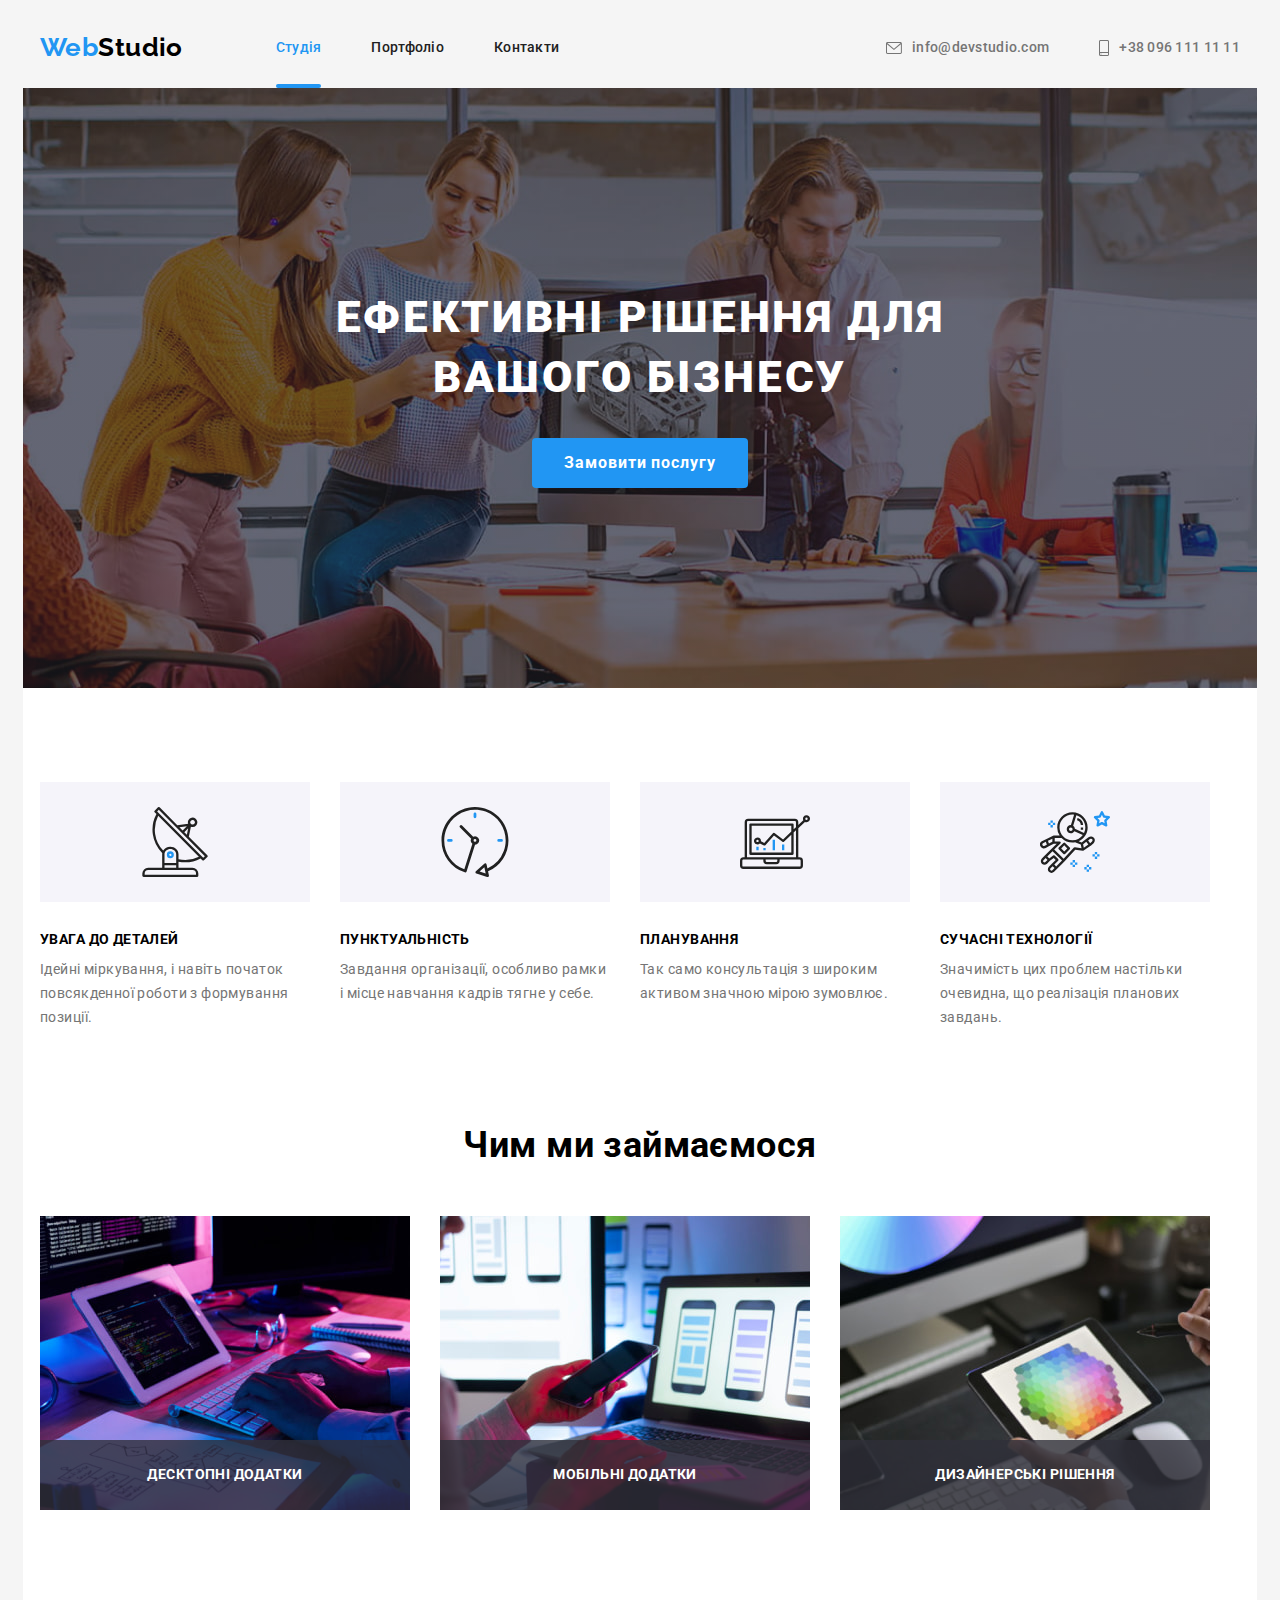
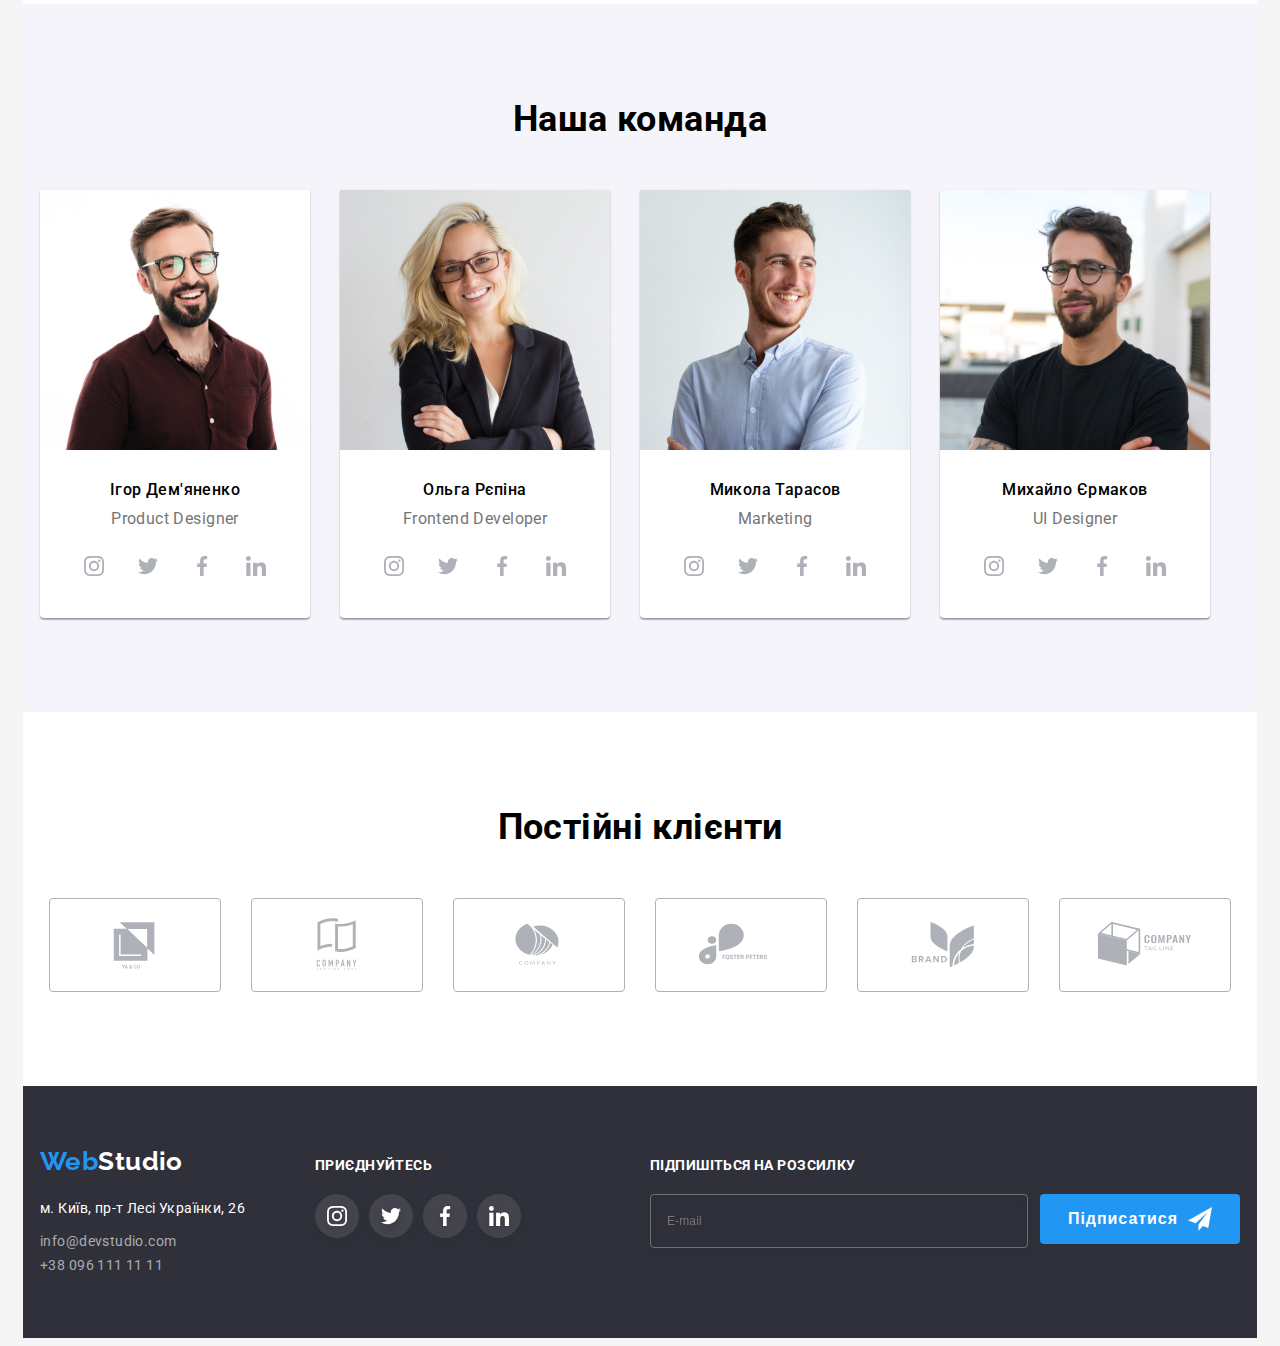
<file: index.html>
<!DOCTYPE html>
<html lang="uk">
<head>
    <meta charset="UTF-8">
    <meta http-equiv="X-UA-Compatible" content="IE=edge">
    <meta name="viewport" content="width=device-width, initial-scale=1.0">
    <title>WebStudio</title>
    <link rel="preconnect" href="https://fonts.googleapis.com">
    <link rel="preconnect" href="https://fonts.gstatic.com" crossorigin>
    
    <link
        rel="stylesheet"
        href="https://cdnjs.cloudflare.com/ajax/libs/modern-normalize/1.1.0/modern-normalize.min.css"
        integrity="sha512-wpPYUAdjBVSE4KJnH1VR1HeZfpl1ub8YT/NKx4PuQ5NmX2tKuGu6U/JRp5y+Y8XG2tV+wKQpNHVUX03MfMFn9Q=="
        crossorigin="anonymous"
        referrerpolicy="no-referrer"
    />
    <link href="https://fonts.googleapis.com/css2?family=Raleway:wght@700&family=Roboto:wght@400;500;700;900&display=swap"
        rel="stylesheet">
    <link rel="stylesheet" href="./css/main.min.css">
    
</head>
<body class="page">
    <header class="header-page">
        <div class="container header__container">
            <nav class="site-nav">            
            <a class="logo link" href="/">Web<span class="site-logo link">Studio</span></a>
            <ul class="nav__list list">
                <li class="list-item header__item"><a class="nav__link active link current" href="./main.html">Студія</a></li>
                <li class="list-item header__item"><a class="nav__link link" href="./portfolio.html">Портфоліо</a></li>
                <li class="list-item header__item"><a class="nav__link link" href="">Контакти</a></li>            
            </ul>
        </nav>

            <ul class="header__group list">
                <li class="list-item"><a class="link__contact link" href="mailto:info@devstudio.com">
                    <svg class="link-address" width="16" height="12">
                    <use href="./images/icons.svg#icon-mail"></use>
                </svg>info@devstudio.com</a></li>
                <li class="list-item"><a class="link__contact link" href="tel:+380961111111">
                    <svg class="link-address" width="10" height="16">
                    <use href="./images/icons.svg#icon-tel"></use>
                </svg>+38 096 111 11 11</a></li>
            </ul>
        </div>          
    </header>

    <main>
        <section class="hero">
            <div class="container hero__container">
            <h1 class="main-title">Ефективні рішення для вашого бізнесу</h1>
            <button class="hero__btn hero__btn--active" type="button" data-modal-open>Замовити послугу</button>
            </div>
        </section>
        
        <section class="features section">
            <div class="container">
            <h2 hidden>Особливості</h2>
            <ul class="list features__list">
                <li class="list-item features__item">
                    <div class="features__icon-block"><svg class="features__icon" width="70" height="70">
                        <use href="./images/icons.svg#icon-antenna"></use>
                    </svg></div>                
                    <h3 class="features__subtitle">УВАГА ДО ДЕТАЛЕЙ</h3>
                    <p class="features__desk">Ідейні міркування, і навіть початок повсякденної роботи з формування позиції.</p>
                </li>
                <li class="list-item features__item">
                    <div class="features__icon-block"><svg class="features__icon" width="70" height="70">
                        <use href="./images/icons.svg#icon-clock"></use>
                    </svg></div>
                    <h3 class="features__subtitle">ПУНКТУАЛЬНІСТЬ</h3>
                    <p class="features__desk">Завдання організації, особливо рамки і місце навчання кадрів тягне у себе.</p>
                </li>
                <li class="list-item features__item">
                    <div class="features__icon-block"><svg class="features__icon" width="70" height="70">
                        <use href="./images/icons.svg#icon-diagram"></use>
                    </svg></div>
                    <h3 class="features__subtitle">ПЛАНУВАННЯ</h3>
                    <p class="features__desk">Так само консультація з широким активом значною мірою зумовлює.</p>
                </li>
                <li class="list-item features__item">
                    <div class="features__icon-block"><svg class="features__icon" width="70" height="70">
                        <use href="./images/icons.svg#icon-astronaut"></use>
                    </svg></div>
                    <h3 class="features__subtitle">СУЧАСНІ ТЕХНОЛОГІЇ</h3>
                    <p class="features__desk">Значимість цих проблем настільки очевидна, що реалізація планових завдань.</p>
                </li>
            </ul>
        </div>
        </section>
        
        <section class="services section">
            <div class="container">
            <h2 class="section-title">Чим ми займаємося</h2>
            <ul class="list services__list">
                <li class="list-item services__item">
                    <div class="services__card">
                        <img class="img" src="./images/box1.jpg" alt="Верстка" width="370" height="294">
                        <p class="services__description">Десктопні додатки</p>
                    </div>
                </li>
                <li class="list-item services__item">
                    <div class="services__card">
                        <img class="img" src="./images/box2.jpg" alt="Створення мобільних додатків" width="370" height="294">
                        <p class="services__description">Мобільні додатки</p>
                    </div>
                </li>
                <li class="list-item services__item">
                    <div class="services__card">
                        <img class="img" src="./images/box3.jpg" alt="Створення ігр" width="370" height="294">
                        <p class="services__description">Дизайнерські рішення</p>
                    </div>
                </li>
            </ul>
        </div>
        </section>
        
        <section class="team section">
            <div class="container"><h2 class="section-title">Наша команда</h2>
            <ul class="list team__list">
                <li class="team__item">
                    <img class="img" src="./images/photo1.jpg" alt="Product Designer Photo" width="270" height="260">
                    <div class="card">
                        <h3 class="team__name">Ігор Дем'яненко</h3>
                        <p class="team__position">Product Designer</p>
                        <ul class="list socials">
                            <li class="list-item socials-item">
                                <a class="social-links"
                                    href="https://instagram.com"
                                    target="_blank"
                                    rel="noopener noreferrer"
                                    aria-label="Instagram"><svg class="socials-icon" width="20" height="20">
                                        <use href="./images/icons.svg#icon-instagram"></use>
                                    </svg>
                                </a>
                            </li>
                            <li class="list-item socials-item">
                                <a class="social-links"
                                    href="https://twitter.com"
                                    target="_blank"
                                    rel="noopener noreferrer"
                                    aria-label="Twitter"><svg class="socials-icon" width="20" height="20">
                                        <use href="./images/icons.svg#icon-twitter"></use>
                                    </svg>
                                </a>
                            </li>
                            <li class="list-item socials-item">
                                <a class="social-links"
                                    href="https://facebook.com"
                                    target="_blank"
                                    rel="noopener noreferrer"
                                    aria-label="Facebook"><svg class="socials-icon" width="20" height="20">
                                        <use href="./images/icons.svg#icon-facebook"></use>
                                    </svg>
                                </a>
                            </li>
                            <li class="list-item socials-item">
                                <a class="social-links"
                                    href="https://linkedin.com"
                                    target="_blank"
                                    rel="noopener noreferrer"
                                    aria-label="Linkedin"><svg class="socials-icon" width="20" height="20">
                                        <use href="./images/icons.svg#icon-linkedin"></use>
                                    </svg>
                                </a>
                            </li>
                        </ul>
                    </div>
                </li>
                <li class="team__item socials-item">
                    <img class="img" src="./images/photo2.jpg" alt="Frontend Developer Photo" width="270" height="260">
                    <div class="card">
                        <h3 class="team__name">Ольга Рєпіна</h3>
                        <p class="team__position">Frontend Developer</p>
                        <ul class="list socials">
                            <li class="list-item">
                                <a class="social-links"
                                    href="https://instagram.com"
                                    target="_blank"
                                    rel="noopener noreferrer"
                                    aria-label="Instagram"><svg class="socials-icon" width="20" height="20">
                                        <use href="./images/icons.svg#icon-instagram"></use>
                                    </svg>
                                </a>
                            </li>
                            <li class="list-item socials-item">
                                <a class="social-links"
                                    href="https://twitter.com"
                                    target="_blank"
                                    rel="noopener noreferrer"
                                    aria-label="Twitter"><svg class="socials-icon" width="20" height="20">
                                        <use href="./images/icons.svg#icon-twitter"></use>
                                    </svg>
                                </a>
                            </li>
                            <li class="list-item socials-item">
                                <a class="social-links"
                                    href="https://facebook.com"
                                    target="_blank"
                                    rel="noopener noreferrer"
                                    aria-label="Facebook"><svg class="socials-icon" width="20" height="20">
                                        <use href="./images/icons.svg#icon-facebook"></use>
                                    </svg>
                                </a>
                            </li>
                            <li class="list-item socials-item">
                                <a class="social-links"
                                    href="https://linkedin.com"
                                    target="_blank"
                                    rel="noopener noreferrer"
                                    aria-label="Linkedin"><svg class="socials-icon" width="20" height="20">
                                        <use href="./images/icons.svg#icon-linkedin"></use>
                                    </svg>
                                </a>
                            </li>
                        </ul>
                        
                    </div>
                </li>
                <li class="team__item socials-item">
                    <img class="img" src="./images/photo3.jpg" alt="Marketing Photo" width="270" height="260">
                    <div class="card">
                        <h3 class="team__name">Микола Тарасов</h3>
                        <p class="team__position">Marketing</p>
                        <ul class="list socials">
                            <li class="list-item">
                                <a class="social-links"
                                    href="https://instagram.com"
                                    target="_blank"
                                    rel="noopener noreferrer"
                                    aria-label="Instagram"><svg class="socials-icon" width="20" height="20">
                                        <use href="./images/icons.svg#icon-instagram"></use>
                                    </svg>
                                </a>
                            </li>
                            <li class="list-item socials-item">
                                <a class="social-links"
                                    href="https://twitter.com"
                                    target="_blank"
                                    rel="noopener noreferrer"
                                    aria-label="Twitter"><svg class="socials-icon" width="20" height="20">
                                        <use href="./images/icons.svg#icon-twitter"></use>
                                    </svg>
                                </a>
                            </li>
                            <li class="list-item socials-item">
                                <a class="social-links"
                                    href="https://facebook.com"
                                    target="_blank"
                                    rel="noopener noreferrer"
                                    aria-label="Facebook"><svg class="socials-icon" width="20" height="20">
                                        <use href="./images/icons.svg#icon-facebook"></use>
                                    </svg>
                                </a>
                            </li>
                            <li class="list-item socials-item">
                                <a class="social-links"
                                    href="https://linkedin.com"
                                    target="_blank"
                                    rel="noopener noreferrer"
                                    aria-label="Linkedin"><svg class="socials-icon" width="20" height="20">
                                        <use href="./images/icons.svg#icon-linkedin"></use>
                                    </svg>
                                </a>
                            </li>
                        </ul>
                    </div>
                </li>
                <li class="team__item socials-item">
                    <img class="img" src="./images/photo4.jpg" alt="UI Designer Photo" width="270" height="260">
                    <div class="card">
                        <h3 class="team__name">Михайло Єрмаков</h3>
                        <p class="team__position">UI Designer</p>
                        <ul class="list socials">
                            <li class="list-item">
                                <a class="social-links"
                                    href="https://instagram.com"
                                    target="_blank"
                                    rel="noopener noreferrer"
                                    aria-label="Instagram"><svg class="socials-icon" width="20" height="20">
                                        <use href="./images/icons.svg#icon-instagram"></use>
                                    </svg>
                                </a>
                            </li>
                            <li class="list-item socials-item">
                                <a class="social-links"
                                    href="https://twitter.com"
                                    target="_blank"
                                    rel="noopener noreferrer"
                                    aria-label="Twitter"><svg class="socials-icon" width="20" height="20">
                                        <use href="./images/icons.svg#icon-twitter"></use>
                                    </svg>
                                </a>
                            </li>
                            <li class="list-item socials-item">
                                <a class="social-links"
                                    href="https://facebook.com"
                                    target="_blank"
                                    rel="noopener noreferrer"
                                    aria-label="Facebook"><svg class="socials-icon" width="20" height="20">
                                        <use href="./images/icons.svg#icon-facebook"></use>
                                    </svg>
                                </a>
                            </li>
                            <li class="list-item socials-item">
                                <a class="social-links"
                                    href="https://linkedin.com"
                                    target="_blank"
                                    rel="noopener noreferrer"
                                    aria-label="Linkedin"><svg class="socials-icon" width="20" height="20">
                                        <use href="./images/icons.svg#icon-linkedin"></use>
                                    </svg>
                                </a>
                            </li>
                        </ul>
                    </div>
                </li>
            </ul>
        </div>
        </section>

        <section class="section clients">
            <div class="container">
                <h2 class="section-title">Постійні клієнти</h2>
                <ul class="list clients__list">
                    <li class="list-item clients__item">
                        <div class="clients-block"><a class="clients__link link" href="">
                            <svg class="clients__icon" width="106" height="60"><use href="./images/icons.svg#icon-Logo"></use></svg>
                        </a></div>
                    </li>
                    <li class="list-item clients__item">
                        <div class="clients-block"><a class="clients__link link" href="">
                            <svg class="clients__icon" width="106" height="60"><use href="./images/icons.svg#icon-Logo-1"></use></svg>
                        </a></div>
                    </li>
                    <li class="list-item clients__item">
                        <div class="clients-block"><a class="clients__link link" href="">
                            <svg class="clients__icon" width="106" height="60"><use href="./images/icons.svg#icon-Logo-2"></use></svg>
                        </a></div>
                    </li>
                    <li class="list-item clients__item">
                        <div class="clients-block"><a class="clients__link link" href="">
                            <svg class="clients__icon" width="106" height="60"><use href="./images/icons.svg#icon-Logo-3"></use></svg>
                        </a></div>
                    </li>
                    <li class="list-item clients__item">
                        <div class="clients-block"><a class="clients__link link" href="">
                            <svg class="clients__icon" width="106" height="60"><use href="./images/icons.svg#icon-Logo-4"></use></svg>
                        </a></div>
                    </li>
                    <li class="list-item clients__item">
                        <div class="clients-block"><a class="clients__link link" href="">
                            <svg class="clients__icon" width="106" height="60"><use href="./images/icons.svg#icon-Logo-5"></use></svg>
                        </a></div>
                    </li>
                </ul>

            </div>
        </section>
    </main>
    
    <footer class="footer">        
        <div class="container footer__container">
           <div class="footer_address-block"><a class="logo link footer-logo" href="/">Web<span class="accent link">Studio</span></a>    
            <address class="address-list list">
                <p class="footer__address">м. Київ, пр-т Лесі Українки, 26</p>
                <ul class="contacts-list list">
                    <li class="list-item"><a class="link contacts mail" href="mailto:info@devstudio.com">info@devstudio.com</a></li>
                    <li class="list-item"><a class="link contacts tel" href="tel:+380961111111">+38 096 111 11 11</a></li>
                </ul>                
            </address>
            </div>        
        
        <div class="social-links-block">        
            <p class="social-links-title">приєднуйтесь</p>
            <ul class="list footer__social-links">
                <li class="list-item socials-item">
                    <a class="social-links footer__sl"
                        href="https://instagram.com"
                        target="_blank"
                        rel="noopener noreferrer"
                        aria-label="Instagram"><svg class="socials-icon si-footer" width="20" height="20">
                                        <use href="./images/icons.svg#icon-instagram"></use>
                        </svg>
                    </a>
                </li>
                <li class="list-item socials-item">
                    <a class="social-links footer__sl"
                        href="https://twitter.com"
                        target="_blank"
                        rel="noopener noreferrer"
                        aria-label="Twitter"><svg class="socials-icon si-footer" width="20" height="20">
                                        <use href="./images/icons.svg#icon-twitter"></use>
                        </svg>
                    </a>
                </li>
                <li class="list-item socials-item">
                    <a class="social-links footer__sl"
                        href="https://facebook.com"
                        target="_blank"
                        rel="noopener noreferrer"
                        aria-label="Facebook"><svg class="socials-icon si-footer" width="20" height="20">
                                        <use href="./images/icons.svg#icon-facebook"></use>
                        </svg>
                    </a>
                </li>
                <li class="list-item socials-item">
                    <a class="social-links footer__sl"
                        href="https://linkedin.com"
                        target="_blank"
                        rel="noopener noreferrer"
                        aria-label="Linkedin"><svg class="socials-icon si-footer" width="20" height="20">
                                        <use href="./images/icons.svg#icon-linkedin"></use>
                        </svg>
                    </a>
                </li></ul>            
    </div>
    
        <form class="footer__send-mail">
            <strong class="footer__title">Підпишіться на розсилку</strong>
            <div class="footer__send-block">
            <label for="mail-footer">            
                <input  class="footer__input" type="text" placeholder="E-mail" name="mail-footer" id="mail-footer">
            </label>
            <button class="footer__btn" type="submit">
            Підписатися
            <svg class="footer__send" width="24" height="24">
                <use href="./images/icons.svg#icon-icon-send"></use>
            </svg>
            </button>
            </div>
        </form>        
        </div>
    </footer>

    <!-- MODAL WINDOW -->
    <div class="backdrop is-hidden" data-modal>
        <div class="modal">
            <button class="modal__btn" type="button" data-modal-close>
                <svg class="modal__close-btn" width="18" height="18">
                    <use href="./images/icons.svg#icon-close-black-18dp-2-1"></use>
                </svg>
            </button>
            <form class="register-form" name="register-form" autocomplete="off">
                <strong class="register-form__title">Залиште свої дані, ми вам передзвонимо</strong>
                <div class="register-form__group" role="group">
                    <label class="register-form__field" for="user-name"><span class="register-form__label">Ім'я</span>
                        <input class="register-form__input"
                         type="text" id="user-name" name="user-name"
                         required minlength="3">
                        <svg class="register-form__icon" width="18" height="18">
                            <use href="./images/icons.svg#icon-person-black-18dp">
                            </use>
                        </svg>
                    </label>
                
                    <label class="register-form__field" for="user-tel"><span class="register-form__label">Телефон</span>
                        <input class="register-form__input" 
                        type="text" 
                        id="user-tel" name="user-tel"                    
                        required>
                        <svg class="register-form__icon" width="18" height="18">
                            <use href="./images/icons.svg#icon-phone-black-18dp">
                            </use>
                        </svg>
                    </label>
                    
                
                    <label class="register-form__field" for="user-mail"><span class="register-form__label">Пошта</span>
                        <input class="register-form__input" type="text" id="user-mail" name="user-mail" required>
                        <svg class="register-form__icon" width="18" height="18">
                            <use href="./images/icons.svg#icon-email-black-18dp">
                            </use>
                        </svg>
                    </label>
                
                    <label class="register-form__field" for="user-comment">
                        <span class="register-form__heading">Коментар</span>
                        <textarea class="register-form__message" id="user-comment" name="user-comment" rows="5" placeholder="Введіть текст"></textarea>
                    </label>
                </div>

                <label class="register-form__agreement" for="user-agreement">
                    <input class="register-form__checkbox visually-hidden" type="checkbox" id="user-agreement" name="user-agreement" required>
                    <svg class="register-form__icons" width="16" height="15">
                        <use class="icon-checked" href="./images/icons.svg#icon-icon-check-1"></use>
                        <use class="icon-unchecked" href="./images/icons.svg#icon-check"></use>
                    </svg>
                    <span class="register-form__desc">Погоджуюся з розсилкою та приймаю <a class="register-form__link" href="">Умови договору</a></span>
                </label>
                
                <button class="register-form__btn " type="submit">Відправити</button>
                
            </form>
        
        </div>
    </div>

    <script src="./js/modal.js"></script>
</body>
</html>
</file>
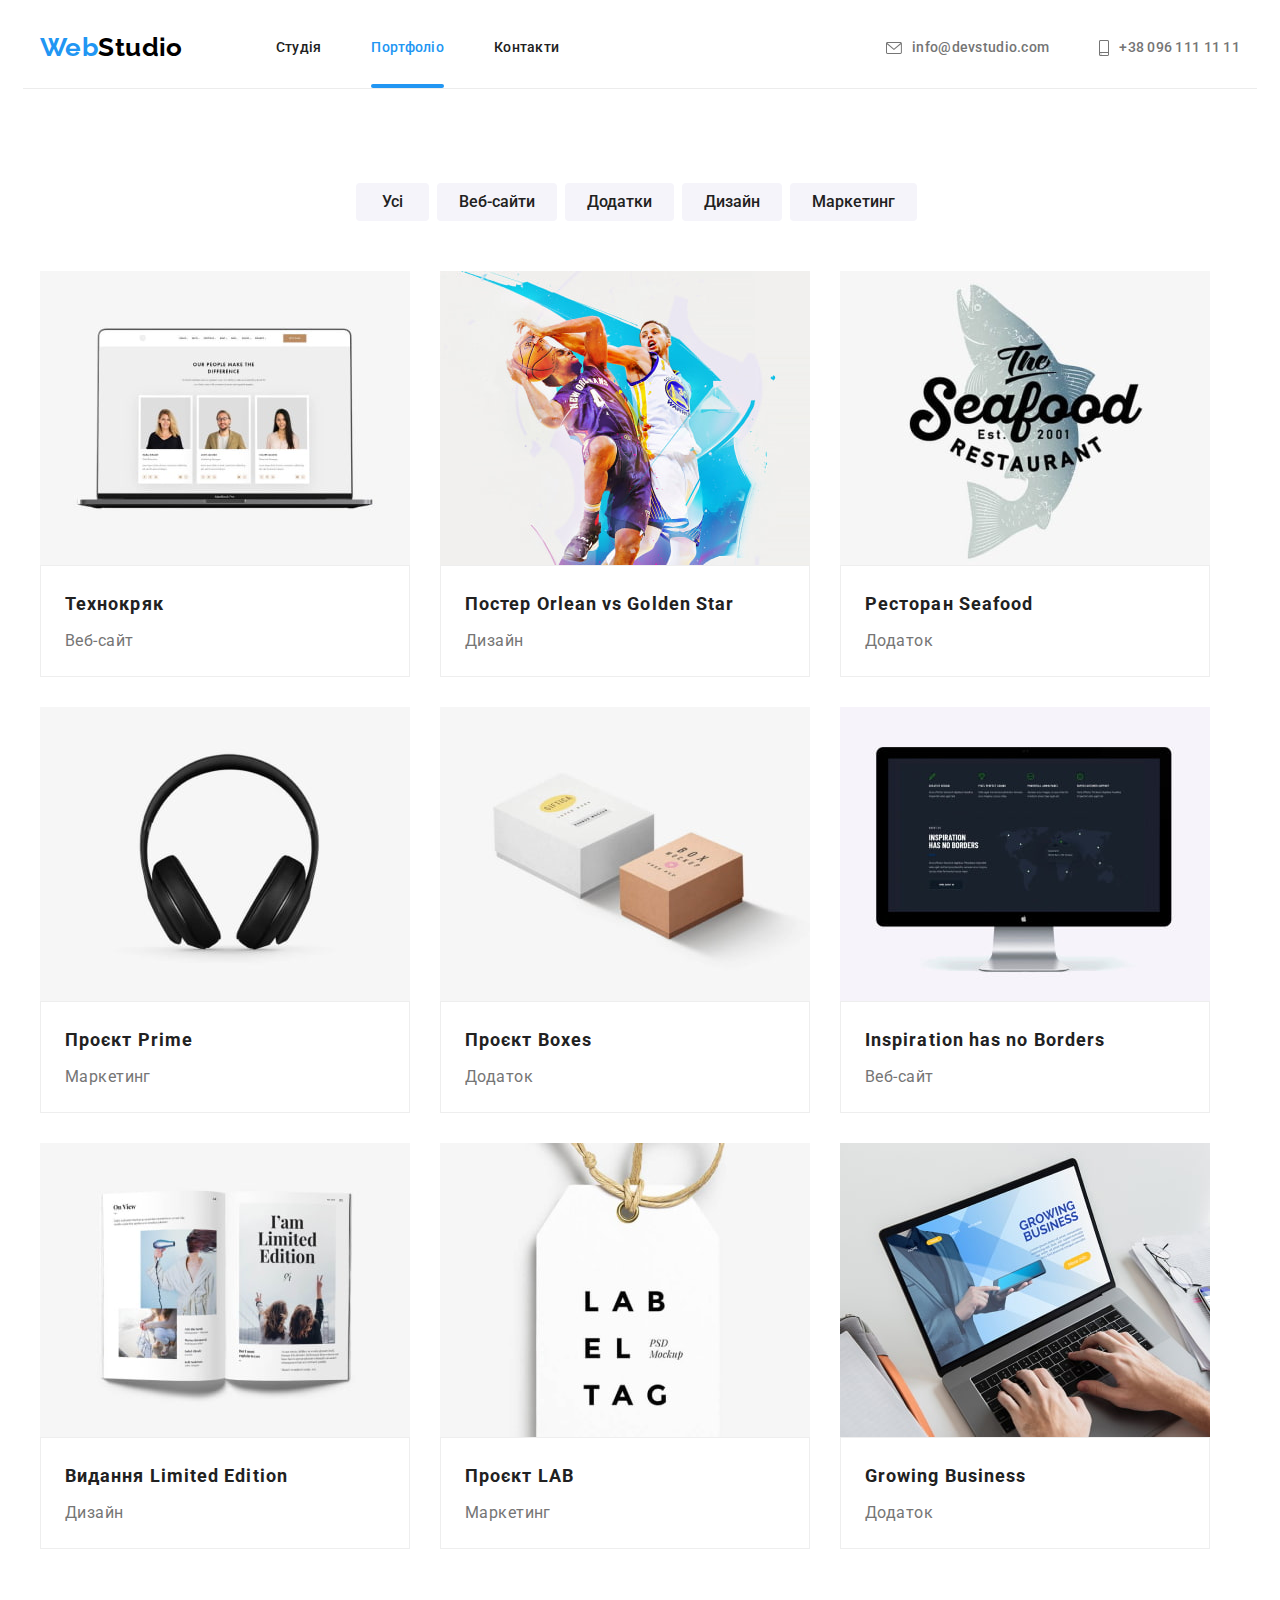
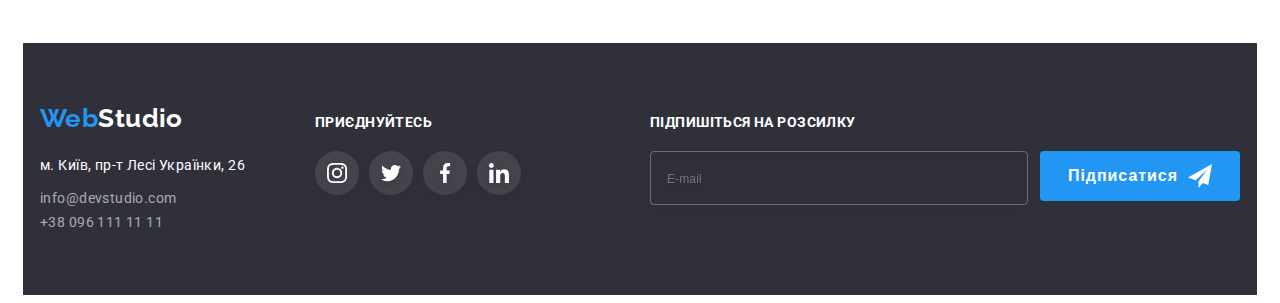
<file: portfolio.html>
<!DOCTYPE html>
<html lang="uk">
<head>
    <meta charset="UTF-8">
    <meta http-equiv="X-UA-Compatible" content="IE=edge">
    <meta name="viewport" content="width=device-width, initial-scale=1.0">
    <title>WebStudio</title>
    <link rel="preconnect" href="https://fonts.googleapis.com">
    <link rel="preconnect" href="https://fonts.gstatic.com" crossorigin>
    
    <link
        rel="stylesheet"
        href="https://cdnjs.cloudflare.com/ajax/libs/modern-normalize/1.1.0/modern-normalize.min.css"
        integrity="sha512-wpPYUAdjBVSE4KJnH1VR1HeZfpl1ub8YT/NKx4PuQ5NmX2tKuGu6U/JRp5y+Y8XG2tV+wKQpNHVUX03MfMFn9Q=="
        crossorigin="anonymous"
        referrerpolicy="no-referrer"
    />
    <link href="https://fonts.googleapis.com/css2?family=Raleway:wght@700&family=Roboto:wght@400;500;700;900&display=swap"
        rel="stylesheet">
    <link rel="stylesheet" href="./css/main.min.css">
    
</head>
<body class="page page-body">
    <header class="header">
        <div class="container header__container">
            <nav class="site-nav">
            <div class="header-link">
            <a class="logo link" href="/">Web<span class="site-logo link">Studio</span></a></div>
            <ul class="nav__list">
                <li class="list-item header__item"><a class="nav__link link" href="./index.html">Студія</a></li>
                <li class="list-item header__item"><a class="nav__link active link current" href="./portfolio.html">Портфоліо</a></li>
                <li class="list-item header__item"><a class="nav__link link" href="">Контакти</a></li>
            </ul>
        </nav>

            <ul class="header__group list">
                <li class="list-item"><a class="link__contact link" href="mailto:info@devstudio.com">
                    <svg class="link-address" width="16" height="12">
                    <use href="./images/icons.svg#icon-mail"></use>
                </svg>info@devstudio.com</a></li>
                <li class="list-item"><a class="link__contact link" href="tel:+380961111111">
                    <svg class="link-address" width="10" height="16">
                    <use href="./images/icons.svg#icon-tel"></use>
                </svg>+38 096 111 11 11</a></li>
            </ul>
        </div>    
                
    </header>

    <main>
        <section class="projects section">
            <div class="container"><h1 hidden>Проекти</h1>
            <ul class="filters list">
                <li class="list-item"><button class="filters__btn btn-all" type="button">Усі</button> </li>
                <li class="list-item"><button class="filters__btn" type="button">Веб-сайти</button> </li>
                <li class="list-item"><button class="filters__btn" type="button">Додатки</button></li>
                <li class="list-item"><button class="filters__btn" type="button">Дизайн</button></li>
                <li class="list-item"><button class="filters__btn" type="button">Маркетинг</button></li>
            </ul>
            <ul class="works list">
                <li class="work-list">
                    <a class="link portfolio__link" href="">
                    <div class="cards-overlay">                        
                        <img src="./images/tekhnokryak.jpg" alt="Фото монітору с відкритим сайтом" width="370" height="294">
                        <div class="overlay is-hidden"><p class="work-type-description ">Ресурс пропонує комплексні пропозиції з різним рівнем функціоналу та сервісів. Все це дозволить відвідувачу отримати вичерпні відомості про компанію чи приватну особу.</p></div>
                    </div>

                    <div class="portfolio__cards">                
                        <h2 class="project-name">Технокряк</h2>
                        <p class="work-type">Веб-сайт</p>
                    </div>
                    </a>
                </li>
                <li class="work-list">
                    <a class="link portfolio__link" href="">
                        <div class="cards-overlay">                               
                            <img src="./images/poster.jpg" alt="Постер з баскетболістами" width="370" height="294">
                            <div class="overlay is-hidden"><p class="work-type-description">Ресурс пропонує комплексні пропозиції з різним рівнем функціоналу та сервісів. Все це дозволить відвідувачу отримати вичерпні відомості про компанію чи приватну особу.</p></div>
                        </div>

                    <div class="portfolio__cards">
                        <h2 class="project-name">Постер <span lang="en">Orlean vs Golden Star</span></h2>
                        <p class="work-type">Дизайн</p>
                    </div>
                    </a>
                </li>
                <li class="work-list">
                    <a class="link portfolio__link" href="">
                        <div class="cards-overlay">                            
                            <img src="./images/restaurant.jpg" alt="Логотип ресторану" width="370" height="294">
                            <div class="overlay is-hidden"><p class="work-type-description">Ресурс пропонує комплексні пропозиції з різним рівнем функціоналу та сервісів. Все це дозволить відвідувачу отримати вичерпні відомості про компанію чи приватну особу.</p></div>
                        </div>
                    
                    <div class="portfolio__cards">
                        <h2 class="project-name">Ресторан <span lang="en"> Seafood</span></h2>
                        <p class="work-type">Додаток</p>
                    </div>
                </a>
                </li>
                <li class="work-list">
                    <a class="link portfolio__link" href="">
                        <div class="cards-overlay">
                            
                            <img src="./images/prime.jpg" alt="Навушники" width="370" height="294">
                            <div class="overlay is-hidden"><p class="work-type-description">Ресурс пропонує комплексні пропозиції з різним рівнем функціоналу та сервісів. Все це дозволить відвідувачу отримати вичерпні відомості про компанію чи приватну особу.</p></div>
                        </div>
                    <div class="portfolio__cards">
                        <h2 class="project-name">Проєкт <span lang="en">Prime</span></h2>
                        <p class="work-type">Маркетинг</p>
                    </div>
                </a>
                </li>
                <li class="work-list">
                    <a class="link portfolio__link" href="">
                        <div class="cards-overlay">
                            
                            <img src="./images/boxes.jpg" alt="Два бокси" width="370" height="294">
                            <div class="overlay is-hidden"><p class="work-type-description">Ресурс пропонує комплексні пропозиції з різним рівнем функціоналу та сервісів. Все це дозволить відвідувачу отримати вичерпні відомості про компанію чи приватну особу.</p></div>
                        </div>
                    <div class="portfolio__cards">
                        <h2 class="project-name">Проєкт <span lang="en">Boxes</span></h2>
                        <p class="work-type"> Додаток</p>
                    </div>
                </a>
                </li>
                <li class="work-list">
                    <a class="link portfolio__link" href="">
                        <div class="cards-overlay">
                            
                            <img src="./images/inspirations.jpg" alt="Монітор с відкритою головною сторінкою сайту" width="370" height="294">
                            <div class="overlay is-hidden"><p class="work-type-description">Ресурс пропонує комплексні пропозиції з різним рівнем функціоналу та сервісів. Все це дозволить відвідувачу отримати вичерпні відомості про компанію чи приватну особу.</p></div>
                        </div>

                    <div class="portfolio__cards">
                        <h2 class="project-name"><span lang="en">Inspiration has no Borders</span></h2>
                        <p class="work-type">Веб-сайт</p>
                    </div>
                </a>
                </li>
                <li class="work-list">
                    <a class="link portfolio__link" href="">

                        <div class="cards-overlay">
                            
                            <img src="./images/edition.jpg" alt="Розгорнутий журнал" width="370" height="294">
                            <div class="overlay is-hidden"><p class="work-type-description">Ресурс пропонує комплексні пропозиції з різним рівнем функціоналу та сервісів. Все це дозволить відвідувачу отримати вичерпні відомості про компанію чи приватну особу.</p></div>
                        </div>

                        <div class="portfolio__cards">
                            <h2 class="project-name">Видання <span lang="en">Limited Edition</span></h2>
                            <p class="work-type">Дизайн</p>
                        </div>
                    </a>
                </li>
                <li class="work-list">
                    <a class="link portfolio__link" href="">
                        <div class="cards-overlay">
                            
                            <img src="./images/lab.jpg" alt="Бірка з надписом" width="370" height="294">
                            <div class="overlay is-hidden"><p class="work-type-description">Ресурс пропонує комплексні пропозиції з різним рівнем функціоналу та сервісів. Все це дозволить відвідувачу отримати вичерпні відомості про компанію чи приватну особу.</p></div>
                        </div>
                    <div class="portfolio__cards">
                        <h2 class="project-name">Проєкт <span lang="en">LAB</span></h2>
                        <p class="work-type">Маркетинг</p>
                    </div>
                </a>
                </li>
                <li class="work-list">
                    <a class="link portfolio__link" href="">
                        <div class="cards-overlay">
                            
                            <img src="./images/growing.jpg" alt="Зображення телефону на екрані ноутбуку" width="370" height="294">
                            <div class="overlay is-hidden"><p class="work-type-description">Ресурс пропонує комплексні пропозиції з різним рівнем функціоналу та сервісів. Все це дозволить відвідувачу отримати вичерпні відомості про компанію чи приватну особу.</p></div>
                        </div>
                    <div class="portfolio__cards">
                        <h2 class="project-name"><span lang="en">Growing Business</span></h2>
                        <p class="work-type">Додаток</p>
                    </div>
                    </a>
                </li>
            </ul>
        </div>
        </section>
    </main>
    
    <footer class="footer">        
        <div class="container footer__container">
           <div class="footer_address-block"><a class="logo link footer-logo" href="/">Web<span class="accent link">Studio</span></a>    
            <address class="address-list list">
                <p class="footer__address">м. Київ, пр-т Лесі Українки, 26</p>
                <ul class="contacts-list list">
                    <li class="list-item"><a class="link contacts mail" href="mailto:info@devstudio.com">info@devstudio.com</a></li>
                    <li class="list-item"><a class="link contacts tel" href="tel:+380961111111">+38 096 111 11 11</a></li>
                </ul>                
            </address>
            </div>        
        
        <div class="social-links-block">            
            <p class="social-links-title">приєднуйтесь</p>
            <ul class="list footer__social-links">
                <li class="list-item socials-item">
                    <a class="social-links footer__sl"
                        href="https://instagram.com"
                        target="_blank"
                        rel="noopener noreferrer"
                        aria-label="Instagram"><svg class="socials-icon si-footer" width="20" height="20">
                                        <use href="./images/icons.svg#icon-instagram"></use>
                        </svg>
                    </a>
                </li>
                <li class="list-item socials-item">
                    <a class="social-links footer__sl"
                        href="https://twitter.com"
                        target="_blank"
                        rel="noopener noreferrer"
                        aria-label="Twitter"><svg class="socials-icon si-footer" width="20" height="20">
                                        <use href="./images/icons.svg#icon-twitter"></use>
                        </svg>
                    </a>
                </li>
                <li class="list-item socials-item">
                    <a class="social-links footer__sl"
                        href="https://facebook.com"
                        target="_blank"
                        rel="noopener noreferrer"
                        aria-label="Facebook"><svg class="socials-icon si-footer" width="20" height="20">
                                        <use href="./images/icons.svg#icon-facebook"></use>
                        </svg>
                    </a>
                </li>
                <li class="list-item socials-item">
                    <a class="social-links footer__sl"
                        href="https://linkedin.com"
                        target="_blank"
                        rel="noopener noreferrer"
                        aria-label="Linkedin"><svg class="socials-icon si-footer" width="20" height="20">
                                        <use href="./images/icons.svg#icon-linkedin"></use>
                        </svg>
                    </a>
                </li></ul>             
    </div>
    <div class="footer__send-mail">
        <form>
            <strong class="footer__title">Підпишіться на розсилку</strong>
            <div class="footer__send-block">
            <label for="mail-footer">            
                <input  class="footer__input" type="text" placeholder="E-mail" name="mail-footer" id="mail-footer">
            </label>
            <button class="footer__btn" type="submit">
            Підписатися
            <svg class="footer__send" width="24" height="24">
                <use href="./images/icons.svg#icon-icon-send"></use>
            </svg>
            </button>
            </div>
        </form>        
    </div>
</div>
</footer>
</body>
</html>
</file>
<file: css/main.min.css>
:root{--main-font: roboto, sans-serif;--logo-font: raleway, sans-serif;--primary-color: #212121;--secondary-color: #757575;--hero-color: #FFFFFF;--primary-bkgcolor: #FFFFFF;--secondary-bkgcolor: #2F303A;--body-bgk: #F5F5F5;--button-color-hero: #2196F3;--button-color: #F5F4FA;--link-active: #2196F3;--light-bgk: #F5F4FA;--button-color-active: #188CE8;--logo-header: #000000;--contacts-footer: rgba(255, 255, 255, 0.6);--social-links: #AFB1B8;--type: cubic-bezier(0.4, 0, 0.2, 1);--time: 250ms}h1,h2,h3,p,ul{margin-top:0;margin-bottom:0;padding:0}.visually-hidden{position:absolute;white-space:nowrap;width:1px;height:1px;overflow:hidden;border:0;padding:0;clip:rect(0 0 0 0);-webkit-clip-path:inset(50%);clip-path:inset(50%);margin:-1px}.page{background-color:var(--body-bgk);font-family:var(--main-font);font-size:14px;letter-spacing:.03em;padding:0 15px 0 15px}.container{width:1200px;padding:0 15px 0 15px;margin-left:auto;margin-right:auto}.section{padding:94px 0;width:100%}img{display:block;max-width:100%;height:auto}.main-title{font-weight:900;font-size:44px;line-height:1.36;letter-spacing:.06em;text-transform:uppercase;color:var(--hero-color);margin-top:0;margin-bottom:30px;width:696px;margin-left:auto;margin-right:auto}.section-title{font-weight:700;font-size:36px;line-height:1.17;text-align:center;margin-bottom:50px}.link{text-decoration:none}.link__contact{display:-webkit-box;display:-ms-flexbox;display:flex;gap:10px;-webkit-box-align:center;-ms-flex-align:center;align-items:center;-webkit-transition-property:color;transition-property:color;-webkit-transition-duration:250ms;transition-duration:250ms;-webkit-transition-timing-function:cubic-bezier(0.4, 0, 0.2, 1);transition-timing-function:cubic-bezier(0.4, 0, 0.2, 1);color:var(--secondary-color);text-decoration:none;padding-top:32px;padding-bottom:32px}.link:focus,.link:hover{color:var(--link-active)}.list,.list-item,.link-item,.work-list{list-style:none}.work-link{text-decoration:none}.active{color:var(--link-active)}.header{border-bottom:1px solid #ececec}.header__container{display:-webkit-box;display:-ms-flexbox;display:flex;-webkit-box-align:center;-ms-flex-align:center;align-items:center}.header__group{color:var(--secondary-color);font-weight:500;line-height:1.14;letter-spacing:.02em;display:-webkit-box;display:-ms-flexbox;display:flex;-webkit-box-align:center;-ms-flex-align:center;align-items:center}.header__item{position:relative;padding-top:32px;padding-bottom:32px}.header__link .header__item{display:block;-webkit-box-align:center;-ms-flex-align:center;align-items:center}.site-nav{display:-webkit-box;display:-ms-flexbox;display:flex;-webkit-box-align:center;-ms-flex-align:center;align-items:center;margin-right:auto;margin-left:0}.current::after{position:absolute;content:"";display:block;left:0;bottom:-0.5%;width:100%;height:4px;background-color:var(--link-active);border-radius:2px}.active.current{color:var(--link-active)}.header__group .list-item+.list-item{margin-left:auto;margin-right:0}.header__group li{margin-right:50px}.logo{font-family:var(--logo-font);color:var(--link-active);font-weight:700;font-size:26px;line-height:1.19;display:block;-webkit-box-align:center;-ms-flex-align:center;align-items:center;padding-top:24px;padding-bottom:25px}.site-logo{color:var(--logo-header)}.footer-logo{display:block;padding:0;margin-bottom:20px}.nav__list{font-weight:500;line-height:1.14;letter-spacing:.02em;display:-webkit-box;display:-ms-flexbox;display:flex;min-width:45px;margin-left:93px;margin-right:auto}.nav__link{text-decoration:none;color:var(--primary-color);-webkit-transition-property:color;transition-property:color;-webkit-transition-duration:250ms;transition-duration:250ms;-webkit-transition-timing-function:cubic-bezier(0.4, 0, 0.2, 1);transition-timing-function:cubic-bezier(0.4, 0, 0.2, 1)}.nav__list .header__item{margin-right:50px}.link-address{fill:currentColor;display:-webkit-box;display:-ms-flexbox;display:flex;gap:10px}.hero{background-image:-webkit-gradient(linear, left top, left bottom, from(rgba(47, 48, 58, 0.4)), to(rgba(47, 48, 58, 0.4))),url(../images/hero.jpg);background-image:linear-gradient(rgba(47, 48, 58, 0.4), rgba(47, 48, 58, 0.4)),url(../images/hero.jpg);background-color:var(--secondary-bkgcolor);max-width:1600px;background-position:center;background-repeat:no-repeat;background-size:cover;margin-left:auto;margin-right:auto;padding-top:200px;padding-bottom:200px}.hero__container{display:-webkit-box;display:-ms-flexbox;display:flex;text-align:center;-webkit-box-orient:vertical;-webkit-box-direction:normal;-ms-flex-direction:column;flex-direction:column}.hero__btn{-webkit-transition-property:background-color;transition-property:background-color;-webkit-transition-duration:250ms;transition-duration:250ms;-webkit-transition-timing-function:cubic-bezier(0.4, 0, 0.2, 1);transition-timing-function:cubic-bezier(0.4, 0, 0.2, 1);border:none;cursor:pointer;font-family:inherit;background-color:var(--button-color-hero);color:var(--hero-color);font-weight:700;font-size:16px;line-height:1.88;display:-webkit-box;display:-ms-flexbox;display:flex;-webkit-box-align:center;-ms-flex-align:center;align-items:center;letter-spacing:.06em;border-radius:4px;padding:10px 32px;min-width:216px;display:block;margin-left:auto;margin-right:auto}.hero__btn--active:active{background-color:var(--button-color-active)}.features{background-color:var(--primary-bkgcolor);padding-bottom:0}.features__subtitle{font-weight:700;font-size:14px;line-height:1.14;letter-spacing:.03em;text-transform:uppercase;margin-top:0;margin-bottom:10px}.features__desk{color:var(--secondary-color);font-weight:400;line-height:1.71}.features__list{display:-webkit-box;display:-ms-flexbox;display:flex;gap:30px}.features__item{width:270px}.features__icon{display:-webkit-box;display:-ms-flexbox;display:flex;border-radius:4px}.features__icon-block{display:-webkit-box;display:-ms-flexbox;display:flex;gap:30px;-webkit-box-align:center;-ms-flex-align:center;align-items:center;-webkit-box-pack:center;-ms-flex-pack:center;justify-content:center;width:270px;height:120px;background-color:var(--light-bgk);margin-bottom:30px}.services{background-color:var(--primary-bkgcolor)}.services__list{display:-webkit-box;display:-ms-flexbox;display:flex;gap:30px}.services__item{width:370px}.services__card{position:relative}.services__description{position:absolute;font-weight:700;font-size:14px;line-height:1.14;letter-spacing:.03em;text-transform:uppercase;color:var(--hero-color);background-color:rgba(47,48,58,.8);text-align:center;display:-webkit-box;display:-ms-flexbox;display:flex;-webkit-box-align:center;-ms-flex-align:center;align-items:center;-webkit-box-pack:center;-ms-flex-pack:center;justify-content:center;width:100%;height:70px;right:0;bottom:0}.socials{display:-webkit-box;display:-ms-flexbox;display:flex;gap:10px;-webkit-box-pack:center;-ms-flex-pack:center;justify-content:center}.social-links{width:44px;height:44px;background-color:var(--primary-bkgcolor);border-radius:50%;display:-webkit-box;display:-ms-flexbox;display:flex;-webkit-box-align:center;-ms-flex-align:center;align-items:center;-webkit-box-pack:center;-ms-flex-pack:center;justify-content:center;color:var(--social-links);-webkit-transition-property:color,background-color;transition-property:color,background-color;-webkit-transition-duration:250ms;transition-duration:250ms;-webkit-transition-timing-function:cubic-bezier(0.4, 0, 0.2, 1);transition-timing-function:cubic-bezier(0.4, 0, 0.2, 1)}.social-links:hover,.social-links:focus{color:var(--hero-color);background-color:var(--link-active)}.socials-icon{fill:currentColor;-webkit-transition-property:color,background-color;transition-property:color,background-color;-webkit-transition-duration:250ms;transition-duration:250ms;-webkit-transition-timing-function:cubic-bezier(0.4, 0, 0.2, 1);transition-timing-function:cubic-bezier(0.4, 0, 0.2, 1)}.team{background-color:var(--light-bgk)}.team__list{display:-webkit-box;display:-ms-flexbox;display:flex;gap:30px}.team__item{background-color:var(--hero-color);width:270px;-webkit-box-shadow:0px 1px 3px rgba(0,0,0,.12),0px 1px 1px rgba(0,0,0,.14),0px 2px 1px rgba(0,0,0,.2);box-shadow:0px 1px 3px rgba(0,0,0,.12),0px 1px 1px rgba(0,0,0,.14),0px 2px 1px rgba(0,0,0,.2);border-radius:0px 0px 4px 4px}.team__name{font-weight:500;font-size:16px;line-height:1.19;text-align:center;margin-bottom:10px}.team__position{font-weight:400;font-size:16px;text-align:center;line-height:1.19;color:var(--secondary-color);margin-bottom:16px}.card{padding-top:30px;padding-bottom:30px}.clients{background-color:var(--primary-bkgcolor)}.clients__list{display:-webkit-box;display:-ms-flexbox;display:flex;gap:30px;-webkit-box-pack:center;-ms-flex-pack:center;justify-content:center}.clients__icon{display:-webkit-box;display:-ms-flexbox;display:flex;fill:currentColor;-webkit-transition-property:color;transition-property:color;-webkit-transition-duration:250ms;transition-duration:250ms;-webkit-transition-timing-function:cubic-bezier(0.4, 0, 0.2, 1);transition-timing-function:cubic-bezier(0.4, 0, 0.2, 1)}.clients__link{color:var(--social-links);display:-webkit-box;display:-ms-flexbox;display:flex;-webkit-box-pack:center;-ms-flex-pack:center;justify-content:center;-webkit-box-align:center;-ms-flex-align:center;align-items:center;border:1px solid var(--social-links);border-radius:4px;width:170px;height:92px;-webkit-transition-property:color,border;transition-property:color,border;-webkit-transition-duration:250ms;transition-duration:250ms;-webkit-transition-timing-function:cubic-bezier(0.4, 0, 0.2, 1);transition-timing-function:cubic-bezier(0.4, 0, 0.2, 1)}.clients__link:hover,.clients__link:focus{border:1px solid var(--button-color-hero)}.footer{background-color:var(--secondary-bkgcolor);padding-top:60px;padding-bottom:60px}.footer__container{display:-webkit-box;display:-ms-flexbox;display:flex;-webkit-box-align:baseline;-ms-flex-align:baseline;align-items:baseline}.footer__address{display:-webkit-box;display:-ms-flexbox;display:flex;margin-bottom:9px}.footer__sl{background-color:rgba(255,255,255,.1);color:var(--hero-color);-webkit-filter:drop-shadow(0px 4px 4px rgba(0, 0, 0, 0.25));filter:drop-shadow(0px 4px 4px rgba(0, 0, 0, 0.25))}.footer__social-links{display:-webkit-box;display:-ms-flexbox;display:flex;gap:10px;-webkit-transition-property:background-color;transition-property:background-color;-webkit-transition-duration:250ms;transition-duration:250ms;-webkit-transition-timing-function:cubic-bezier(0.4, 0, 0.2, 1);transition-timing-function:cubic-bezier(0.4, 0, 0.2, 1)}.footer__title{margin-bottom:20px;font-weight:700;font-size:14px;line-height:1.14;letter-spacing:.03em;text-transform:uppercase;color:var(--primary-bkgcolor)}.footer__input{padding-left:16px;width:358px;height:50px;background-color:rgba(0,0,0,0);color:var(--light-bgk);border:1px solid rgba(255,255,255,.3);-webkit-filter:drop-shadow(0px 4px 4px rgba(0, 0, 0, 0.15));filter:drop-shadow(0px 4px 4px rgba(0, 0, 0, 0.15));border-radius:4px;-webkit-transition-property:border-color;transition-property:border-color;-webkit-transition-duration:250ms;transition-duration:250ms;-webkit-transition-timing-function:cubic-bezier(0.4, 0, 0.2, 1);transition-timing-function:cubic-bezier(0.4, 0, 0.2, 1)}.footer__input:focus,.footer__input:hover{border-color:var(--link-active)}.footer__btn{display:-webkit-box;display:-ms-flexbox;display:flex;gap:10px;-webkit-box-pack:center;-ms-flex-pack:center;justify-content:center;-webkit-box-align:center;-ms-flex-align:center;align-items:center;text-align:center;min-width:200px;height:50px;font-weight:700;font-size:16px;line-height:1.87;letter-spacing:.06em;background-color:var(--link-active);color:var(--primary-bkgcolor);border:none;border-radius:4px;cursor:pointer;-webkit-transition-property:background-color;transition-property:background-color;-webkit-transition-duration:250ms;transition-duration:250ms;-webkit-transition-timing-function:cubic-bezier(0.4, 0, 0.2, 1);transition-timing-function:cubic-bezier(0.4, 0, 0.2, 1)}.footer__btn:hover,.footer__btn:focus{background-color:var(--button-color-active)}.footer__send-block{display:-webkit-box;display:-ms-flexbox;display:flex;gap:12px;margin-top:20px}.footer__send{fill:currentColor}.footer__send-mail{display:block;margin-left:auto}.address-list,.contacts{color:var(--hero-color);font-style:normal;font-weight:400;line-height:1.71}.accent{color:var(--hero-color)}.contacts-list a{color:var(--contacts-footer);-webkit-transition-property:color;transition-property:color;-webkit-transition-duration:250ms;transition-duration:250ms;-webkit-transition-timing-function:cubic-bezier(0.4, 0, 0.2, 1);transition-timing-function:cubic-bezier(0.4, 0, 0.2, 1)}.contact-mail{margin-bottom:9px}.social-links-block{margin-left:70px}.social-links-title{font-weight:700;font-size:14px;line-height:1.14;letter-spacing:.03em;text-transform:uppercase;color:var(--hero-color);margin-bottom:20px}.filters{display:-webkit-box;display:-ms-flexbox;display:flex;-webkit-box-pack:center;-ms-flex-pack:center;justify-content:center;margin-bottom:50px}.filters__btn{border:none;background-color:var(--button-color);color:var(--primary-color);font-family:inherit;font-weight:500;font-size:16px;line-height:1.63;text-align:center;border-radius:4px;padding:6px 22px;display:inline-block;min-width:73px;margin-right:8px;-webkit-transition-property:color,background-color;transition-property:color,background-color;-webkit-transition-duration:250ms;transition-duration:250ms;-webkit-transition-timing-function:cubic-bezier(0.4, 0, 0.2, 1);transition-timing-function:cubic-bezier(0.4, 0, 0.2, 1)}.filters__btn:hover,.filters__btn:focus{background-color:var(--link-active);color:var(--hero-color);-webkit-filter:drop-shadow(0px 4px 4px rgba(0, 0, 0, 0.25));filter:drop-shadow(0px 4px 4px rgba(0, 0, 0, 0.25))}.btn-all{padding:6px 25px}.page-body{background-color:var(--hero-color)}.portfolio__cards{background:#fff;border-top:1px solid #eee;border-bottom:1px solid #eee;border-left:1px solid #eee;border-right:1px solid #eee;padding:20px 24px 20px 24px}.portfolio__link{display:block;-webkit-transition-property:color;transition-property:color;-webkit-transition-duration:250ms;transition-duration:250ms;-webkit-transition-timing-function:cubic-bezier(0.4, 0, 0.2, 1);transition-timing-function:cubic-bezier(0.4, 0, 0.2, 1)}.portfolio__link:hover,.portfolio__link:focus{-webkit-filter:drop-shadow(0px 4px 4px rgba(0, 0, 0, 0.25));filter:drop-shadow(0px 4px 4px rgba(0, 0, 0, 0.25))}.portfolio__link:hover .overlay,.portfolio__link:focus .overlay{-webkit-transform:translateY(0);transform:translateY(0);opacity:1}.project-name{color:var(--primary-color);font-weight:700;font-size:18px;line-height:2;letter-spacing:.06em}.work-type{font-weight:400;font-size:16px;line-height:1.88;color:var(--secondary-color);margin-top:4px}.works{display:-webkit-box;display:-ms-flexbox;display:flex;-ms-flex-wrap:wrap;flex-wrap:wrap;gap:30px}.work-list{width:370px}.cards-overlay{position:relative;overflow:hidden}.overlay{position:absolute;-webkit-transform:translateY(101%);transform:translateY(101%);-webkit-transition-property:-webkit-transform;transition-property:-webkit-transform;transition-property:transform;transition-property:transform, -webkit-transform;-webkit-transition-duration:250ms;transition-duration:250ms;-webkit-transition:-webkit-transform 250ms cubic-bezier(0.4, 0, 0.2, 1);transition:-webkit-transform 250ms cubic-bezier(0.4, 0, 0.2, 1);transition:transform 250ms cubic-bezier(0.4, 0, 0.2, 1);transition:transform 250ms cubic-bezier(0.4, 0, 0.2, 1), -webkit-transform 250ms cubic-bezier(0.4, 0, 0.2, 1);display:-webkit-box;display:-ms-flexbox;display:flex;-webkit-box-align:center;-ms-flex-align:center;align-items:center;-webkit-box-pack:center;-ms-flex-pack:center;justify-content:center;top:0;left:0;width:100%;height:100%;padding:24px;padding-right:24px;color:var(--hero-color);font-weight:400;font-size:18px;line-height:1.56;letter-spacing:.03em;background:rgba(33,150,243,.9);-webkit-box-shadow:0px 4px 4px rgba(0,0,0,.25);box-shadow:0px 4px 4px rgba(0,0,0,.25)}.overlay.is-hidden{opacity:0}.backdrop{position:fixed;top:0;left:0;width:100%;height:100%;background-color:rgba(0,0,0,.2);-webkit-transition:visibility 750ms,opacity 750ms;transition:visibility 750ms,opacity 750ms}.backdrop.is-hidden{opacity:0;pointer-events:none;visibility:hidden}.modal{position:absolute;top:50%;left:50%;padding:40px;-webkit-transform:translate(-50%, -50%);transform:translate(-50%, -50%);width:528px;height:581px;background-color:var(--hero-color);-webkit-box-shadow:0px 1px 3px rgba(0,0,0,.12),0px 1px 1px rgba(0,0,0,.14),0px 2px 1px rgba(0,0,0,.2);box-shadow:0px 1px 3px rgba(0,0,0,.12),0px 1px 1px rgba(0,0,0,.14),0px 2px 1px rgba(0,0,0,.2);border-radius:4px}.modal__btn{position:absolute;top:8px;right:8px;padding:0;background-color:var(--hero-color);border:1px solid rgba(0,0,0,.1);border-radius:50%;display:-webkit-box;display:-ms-flexbox;display:flex;-webkit-box-align:center;-ms-flex-align:center;align-items:center;-webkit-box-pack:center;-ms-flex-pack:center;justify-content:center;width:30px;height:30px;cursor:pointer;-webkit-transition:fill 250ms cubic-bezier(0.4, 0, 0.2, 1);transition:fill 250ms cubic-bezier(0.4, 0, 0.2, 1)}.modal__btn:hover,.modal__btn:focus{fill:var(--button-color-active)}input::-webkit-input-placeholder{color:var(--secondary-color);font-weight:400;font-size:12px;line-height:1.16;letter-spacing:.01em}input::-moz-placeholder{color:var(--secondary-color);font-weight:400;font-size:12px;line-height:1.16;letter-spacing:.01em}input:-ms-input-placeholder{color:var(--secondary-color);font-weight:400;font-size:12px;line-height:1.16;letter-spacing:.01em}input::-ms-input-placeholder{color:var(--secondary-color);font-weight:400;font-size:12px;line-height:1.16;letter-spacing:.01em}input::placeholder{color:var(--secondary-color);font-weight:400;font-size:12px;line-height:1.16;letter-spacing:.01em}.register-form__title{display:block;text-align:center;margin-bottom:12px;font-weight:700;font-size:20px;line-height:1.15;letter-spacing:.03em}.register-form__group{margin-bottom:20px}.register-form__field{position:relative;display:block;margin-bottom:10px}.register-form__label{display:block;font-weight:400;font-size:12px;line-height:1.17;letter-spacing:.01em;color:var(--secondary-color)}.register-form__input{width:100%;height:40px;padding-left:42px;padding-right:42px;margin-top:4px;border:1px solid rgba(33,33,33,.2);border-radius:4px;outline:rgba(0,0,0,0);-webkit-transition:border-color 250ms cubic-bezier(0.4, 0, 0.2, 1);transition:border-color 250ms cubic-bezier(0.4, 0, 0.2, 1)}.register-form__input:focus,.register-form__input:hover{border-color:var(--link-active)}.register-form__input:focus+.register-form__icon{fill:var(--link-active)}.register-form__input:hover+.register-form__icon{fill:var(--link-active)}.register-form__icon{position:absolute;top:65%;left:10px;-webkit-transform:translateY(-50%);transform:translateY(-50%);-webkit-transition:fill 250ms cubic-bezier(0.4, 0, 0.2, 1);transition:fill 250ms cubic-bezier(0.4, 0, 0.2, 1)}.register-form__desc{font-weight:400;font-size:14px;line-height:1.71;letter-spacing:.03em;color:var(--secondary-color)}.register-form__heading{display:block;margin-bottom:4px;font-weight:400;font-size:12px;line-height:1.17;letter-spacing:.01em;color:var(--secondary-color)}.register-form__message{display:block;width:100%;height:120px;padding:18px;resize:none;outline:rgba(0,0,0,0);border:1px solid rgba(33,33,33,.2);border-radius:4px;font-size:12px;-webkit-transition:border-color 250ms cubic-bezier(0.4, 0, 0.2, 1);transition:border-color 250ms cubic-bezier(0.4, 0, 0.2, 1)}.register-form__message:focus,.register-form__message:hover{border-color:var(--link-active)}.register-form__message::-webkit-input-placeholder{font-weight:400;font-size:12px;line-height:1.17;letter-spacing:.01em;color:rgba(117,117,117,.5)}.register-form__message::-moz-placeholder{font-weight:400;font-size:12px;line-height:1.17;letter-spacing:.01em;color:rgba(117,117,117,.5)}.register-form__message:-ms-input-placeholder{font-weight:400;font-size:12px;line-height:1.17;letter-spacing:.01em;color:rgba(117,117,117,.5)}.register-form__message::-ms-input-placeholder{font-weight:400;font-size:12px;line-height:1.17;letter-spacing:.01em;color:rgba(117,117,117,.5)}.register-form__message::placeholder{font-weight:400;font-size:12px;line-height:1.17;letter-spacing:.01em;color:rgba(117,117,117,.5)}.register-form__agreement{display:-webkit-box;display:-ms-flexbox;display:flex;-webkit-box-align:center;-ms-flex-align:center;align-items:center;-webkit-box-pack:center;-ms-flex-pack:center;justify-content:center;gap:8px;margin-bottom:30px}.register-form__link{color:var(--link-active)}.register-form__checkbox:checked+.register-form__icons .icon-checked{opacity:1}.register-form__checkbox:checked+.register-form__icons .icon-unchecked{opacity:0}.register-form__btn{display:block;margin:0 auto;width:200px;height:50px;left:700px;top:712px;border:none;border-radius:4px;background-color:var(--button-color-hero);color:var(--primary-bkgcolor);font-weight:700;font-size:16px;line-height:1.88;letter-spacing:.06em;cursor:pointer;-webkit-filter:drop-shadow(0px 4px 4px rgba(0, 0, 0, 0.25));filter:drop-shadow(0px 4px 4px rgba(0, 0, 0, 0.25));-webkit-transition:background-color 250ms cubic-bezier(0.4, 0, 0.2, 1);transition:background-color 250ms cubic-bezier(0.4, 0, 0.2, 1)}.register-form__btn:hover,.register-form__btn:focus{background-color:var(--button-color-active)}.icon-checked{opacity:0;-webkit-transition:opacity 250ms cubic-bezier(0.4, 0, 0.2, 1);transition:opacity 250ms cubic-bezier(0.4, 0, 0.2, 1)}.icon-unchecked{opacity:1;-webkit-transition:opacity 250ms cubic-bezier(0.4, 0, 0.2, 1);transition:opacity 250ms cubic-bezier(0.4, 0, 0.2, 1)}/*# sourceMappingURL=main.min.css.map */
</file>
